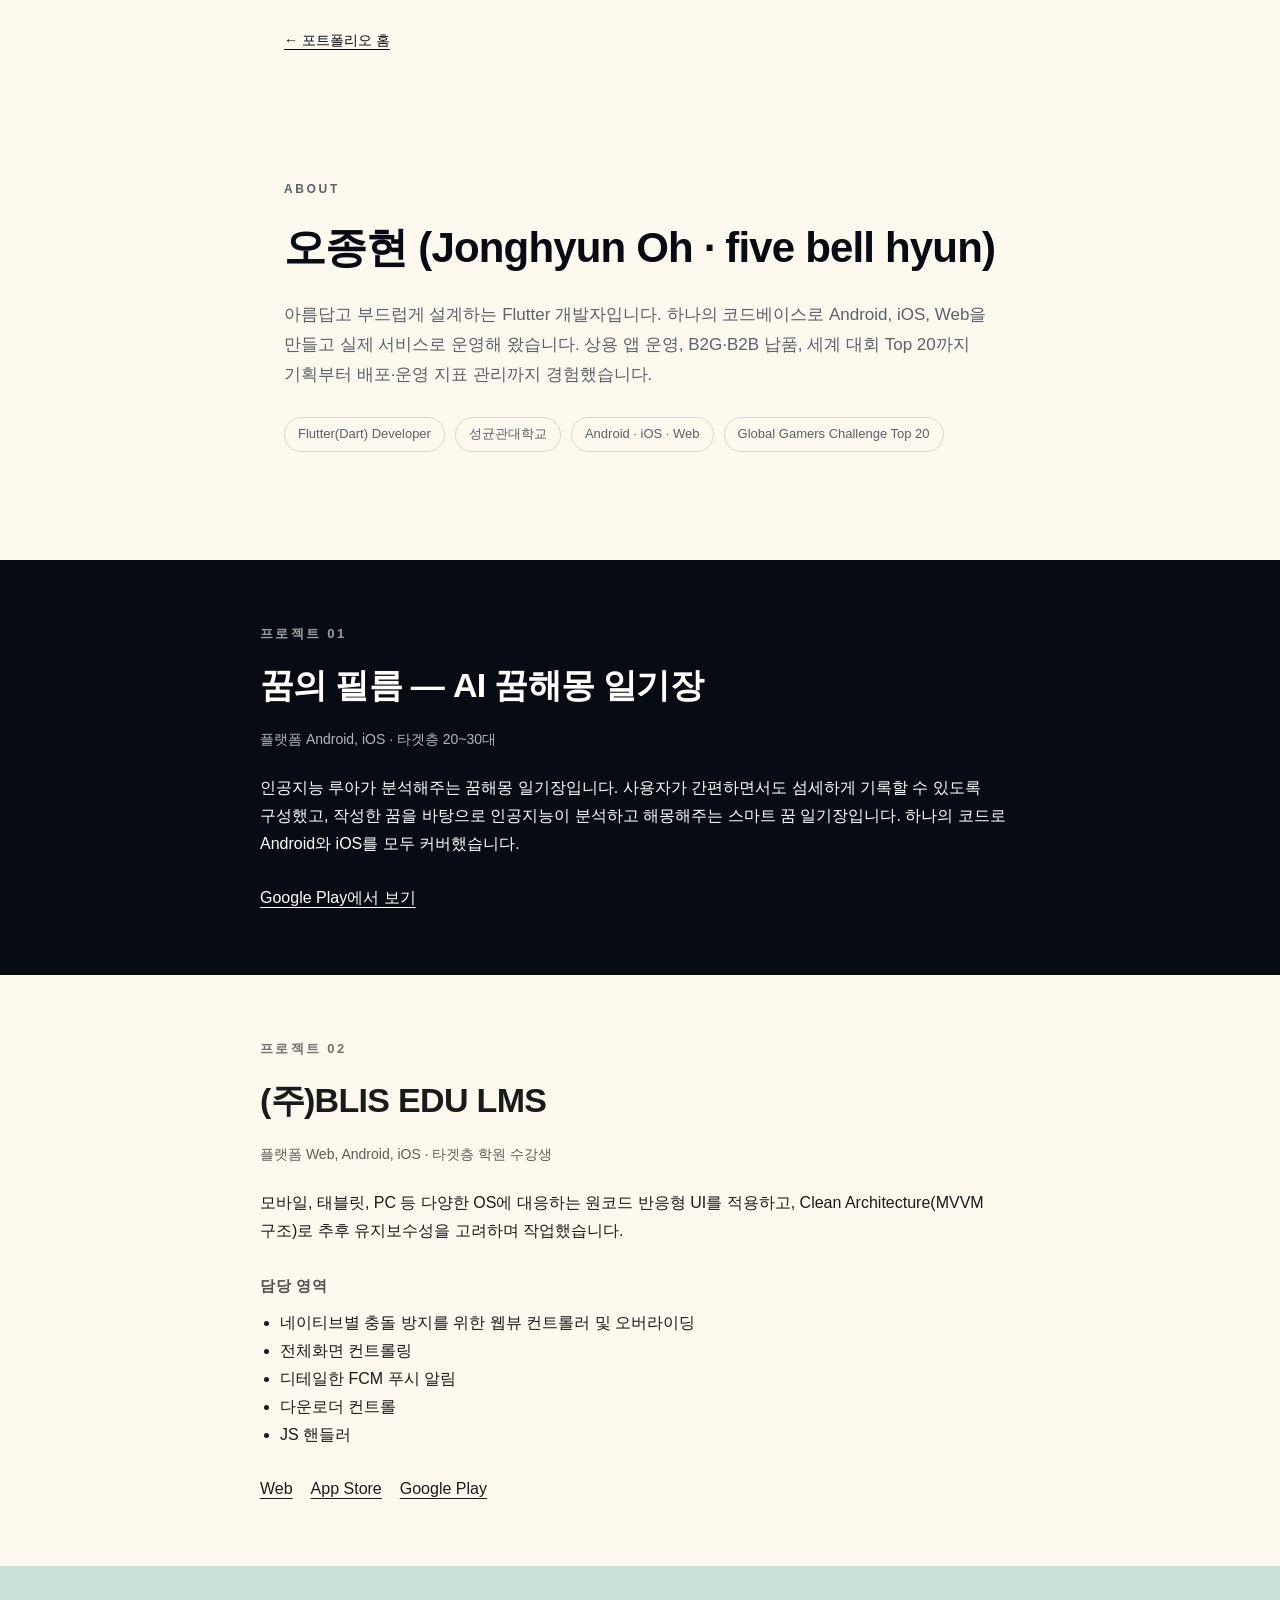
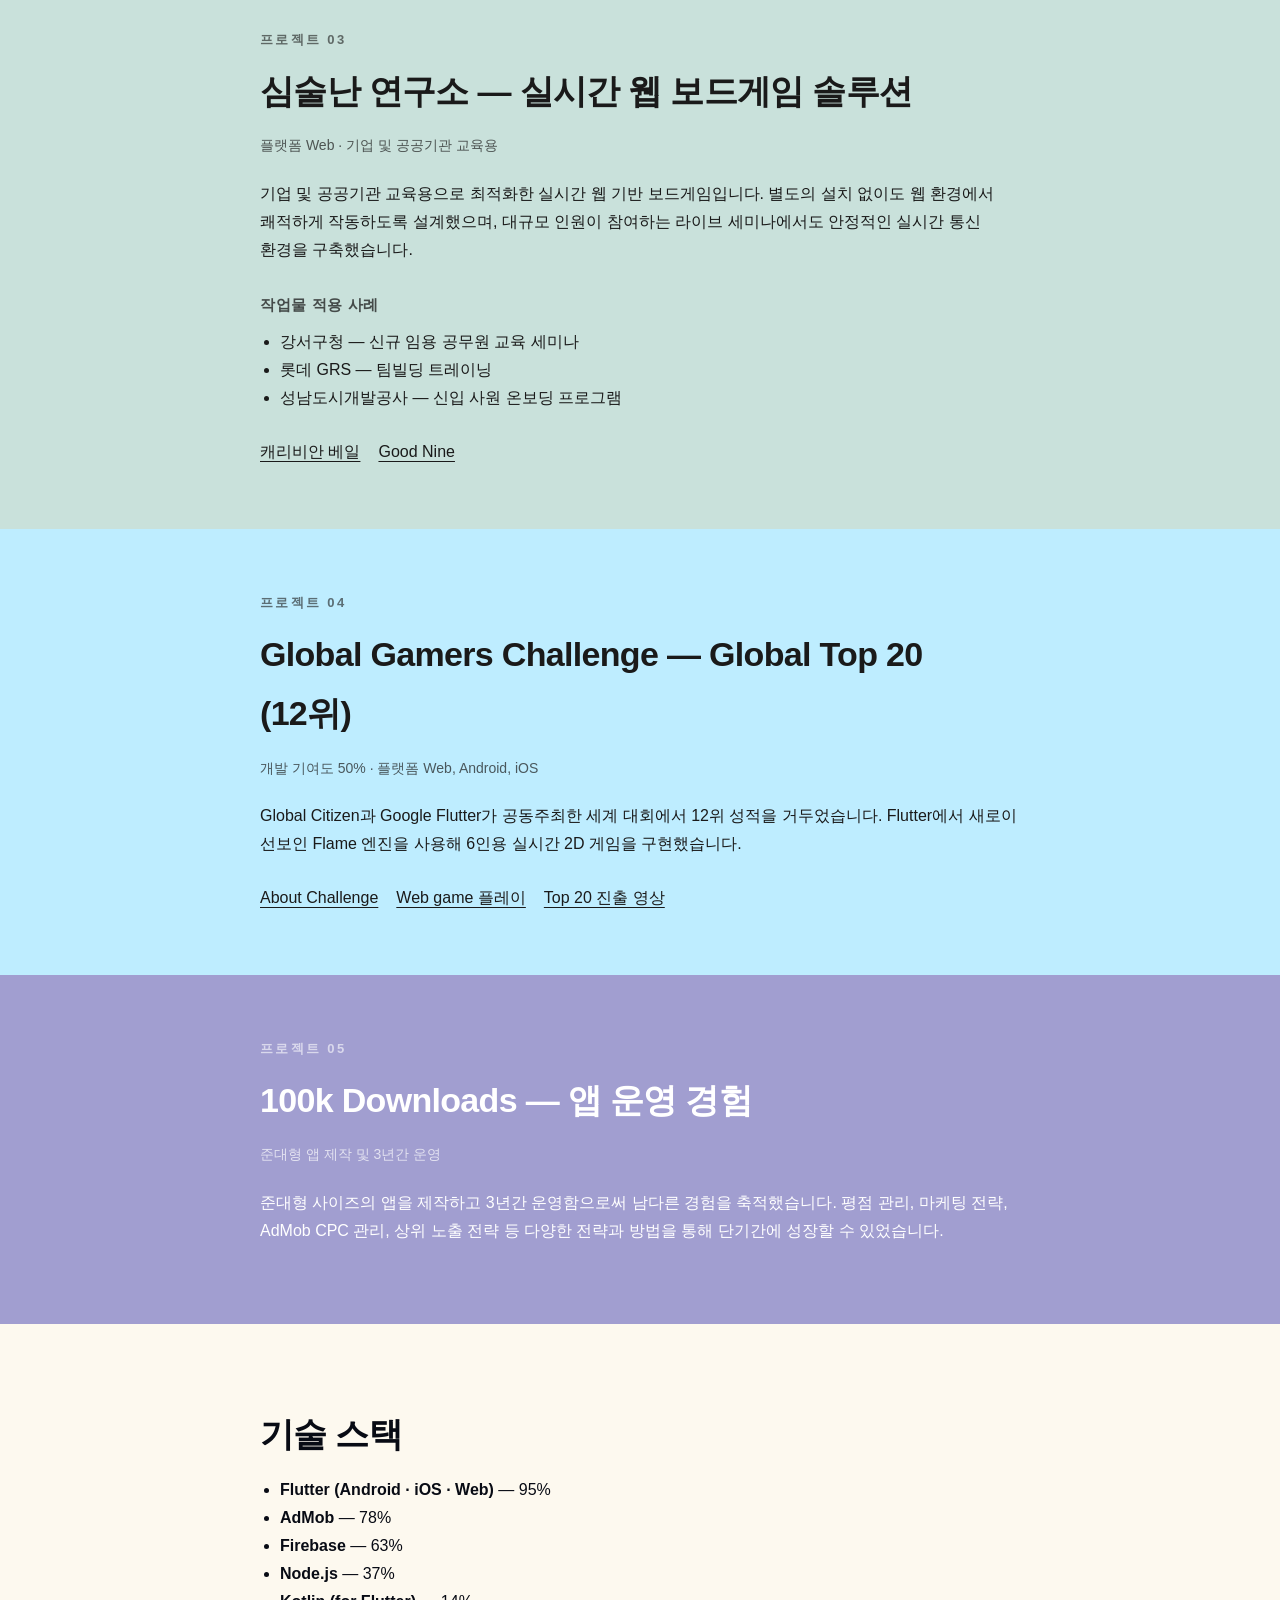
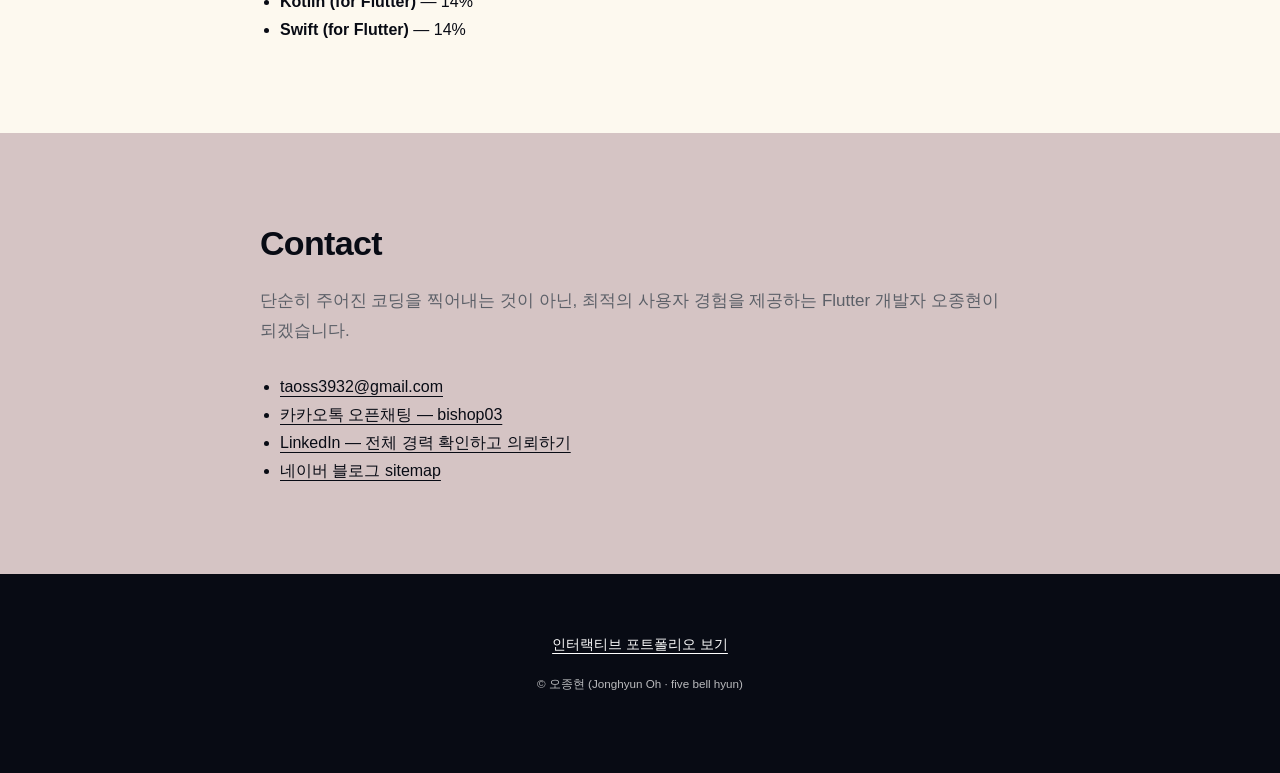
<file: web/about.html>
<!DOCTYPE html>
<html lang="ko">
<head>
  <meta charset="utf-8">
  <title>오종현 경력 및 프로젝트 전체 | Flutter 개발자 (five bell hyun)</title>
  <meta name="description" content="Flutter 개발자 오종현(five bell hyun)의 경력, 프로젝트, 기술 스택 전체 정리. 꿈의 필름, BLIS EDU LMS, 심술난 연구소, Global Gamers Challenge Top 20, 100k Downloads.">
  <meta name="viewport" content="width=device-width, initial-scale=1.0">
  <link rel="canonical" href="https://fivebellhyun.web.app/about.html">
  <meta name="robots" content="index, follow, max-image-preview:large">

  <meta property="og:type" content="profile">
  <meta property="og:locale" content="ko_KR">
  <meta property="og:url" content="https://fivebellhyun.web.app/about.html">
  <meta property="og:title" content="오종현 경력 및 프로젝트 전체 | Flutter 개발자">
  <meta property="og:description" content="Flutter 개발자 오종현의 경력, 프로젝트, 기술 스택 전체 정리.">
  <meta property="og:image" content="https://fivebellhyun.web.app/icons/lcon.jpeg">

  <link rel="icon" href="favicon.ico" type="image/x-icon">
  <link rel="stylesheet" href="style.css">
  <style>
    /* 이 페이지는 Flutter 없이 정적 HTML만 사용합니다. */
    #seo .work { padding: 7vh 24px; }
    .backlink { display: block; max-width: 760px; margin: 0 auto; padding: 28px 24px 0; font-size: 14px; }
  </style>

  <script type="application/ld+json">
  {
    "@context": "https://schema.org",
    "@type": "ProfilePage",
    "url": "https://fivebellhyun.web.app/about.html",
    "inLanguage": "ko-KR",
    "mainEntity": {
      "@type": "Person",
      "name": "오종현",
      "alternateName": ["Jonghyun Oh", "five bell hyun"],
      "jobTitle": "Flutter Developer",
      "email": "mailto:taoss3932@gmail.com",
      "knowsAbout": ["Flutter", "Dart", "Firebase", "Android", "iOS", "Flutter Web", "AdMob", "Node.js"],
      "alumniOf": { "@type": "CollegeOrUniversity", "name": "성균관대학교" },
      "sameAs": [
        "https://www.linkedin.com/in/fivebellhyun",
        "https://m.blog.naver.com/fivebellhyun"
      ]
    }
  }
  </script>
</head>

<body>
  <div id="seo">
    <p class="backlink"><a href="/">← 포트폴리오 홈</a></p>

    <header class="hero">
      <p class="eyebrow">About</p>
      <h1>오종현 (Jonghyun Oh · five bell hyun)</h1>
      <p class="lede">
        아름답고 부드럽게 설계하는 Flutter 개발자입니다. 하나의 코드베이스로 Android, iOS, Web을 만들고
        실제 서비스로 운영해 왔습니다. 상용 앱 운영, B2G·B2B 납품, 세계 대회 Top 20까지
        기획부터 배포·운영 지표 관리까지 경험했습니다.
      </p>
      <ul class="meta">
        <li>Flutter(Dart) Developer</li>
        <li>성균관대학교</li>
        <li>Android · iOS · Web</li>
        <li>Global Gamers Challenge Top 20</li>
      </ul>
    </header>

    <main>
      <section class="work" style="--tone:#080B14;--on-tone:#ffffff">
        <p class="num">프로젝트 01</p>
        <h2>꿈의 필름 — AI 꿈해몽 일기장</h2>
        <p class="spec">플랫폼 Android, iOS · 타겟층 20~30대</p>
        <p>
          인공지능 루아가 분석해주는 꿈해몽 일기장입니다. 사용자가 간편하면서도 섬세하게
          기록할 수 있도록 구성했고, 작성한 꿈을 바탕으로 인공지능이 분석하고 해몽해주는
          스마트 꿈 일기장입니다. 하나의 코드로 Android와 iOS를 모두 커버했습니다.
        </p>
        <p class="links">
          <a href="https://play.google.com/store/apps/details?id=com.appybuilder.taoss3932.earnmoney" rel="noopener">Google Play에서 보기</a>
        </p>
      </section>

      <section class="work" style="--tone:#FDF9EF;--on-tone:#1a1a1a">
        <p class="num">프로젝트 02</p>
        <h2>(주)BLIS EDU LMS</h2>
        <p class="spec">플랫폼 Web, Android, iOS · 타겟층 학원 수강생</p>
        <p>
          모바일, 태블릿, PC 등 다양한 OS에 대응하는 원코드 반응형 UI를 적용하고,
          Clean Architecture(MVVM 구조)로 추후 유지보수성을 고려하며 작업했습니다.
        </p>
        <h3>담당 영역</h3>
        <ul>
          <li>네이티브별 충돌 방지를 위한 웹뷰 컨트롤러 및 오버라이딩</li>
          <li>전체화면 컨트롤링</li>
          <li>디테일한 FCM 푸시 알림</li>
          <li>다운로더 컨트롤</li>
          <li>JS 핸들러</li>
        </ul>
        <p class="links">
          <a href="https://lms.blisedu.co.kr/" rel="noopener">Web</a>
          <a href="https://apps.apple.com/it/app/blis-%ED%8E%B8%EC%9E%85-lms/id6739446411" rel="noopener">App Store</a>
          <a href="https://play.google.com/store/apps/details?id=com.blisedu.lms" rel="noopener">Google Play</a>
        </p>
      </section>

      <section class="work" style="--tone:#C9E1DB;--on-tone:#1a1a1a">
        <p class="num">프로젝트 03</p>
        <h2>심술난 연구소 — 실시간 웹 보드게임 솔루션</h2>
        <p class="spec">플랫폼 Web · 기업 및 공공기관 교육용</p>
        <p>
          기업 및 공공기관 교육용으로 최적화한 실시간 웹 기반 보드게임입니다.
          별도의 설치 없이도 웹 환경에서 쾌적하게 작동하도록 설계했으며,
          대규모 인원이 참여하는 라이브 세미나에서도 안정적인 실시간 통신 환경을 구축했습니다.
        </p>
        <h3>작업물 적용 사례</h3>
        <ul>
          <li>강서구청 — 신규 임용 공무원 교육 세미나</li>
          <li>롯데 GRS — 팀빌딩 트레이닝</li>
          <li>성남도시개발공사 — 신입 사원 온보딩 프로그램</li>
        </ul>
        <p class="links">
          <a href="https://caribbean-veil.web.app/" rel="noopener">캐리비안 베일</a>
          <a href="https://good-nine.web.app/" rel="noopener">Good Nine</a>
        </p>
      </section>

      <section class="work" style="--tone:#BEEDFF;--on-tone:#1a1a1a">
        <p class="num">프로젝트 04</p>
        <h2>Global Gamers Challenge — Global Top 20 (12위)</h2>
        <p class="spec">개발 기여도 50% · 플랫폼 Web, Android, iOS</p>
        <p>
          Global Citizen과 Google Flutter가 공동주최한 세계 대회에서 12위 성적을 거두었습니다.
          Flutter에서 새로이 선보인 Flame 엔진을 사용해 6인용 실시간 2D 게임을 구현했습니다.
        </p>
        <p class="links">
          <a href="https://globalgamers.devpost.com/" rel="noopener">About Challenge</a>
          <a href="https://sinkingus.web.app/" rel="noopener">Web game 플레이</a>
          <a href="https://youtu.be/AqCMFhb2wrA?si=AEwFLFPNjkJUFFo3&amp;t=110" rel="noopener">Top 20 진출 영상</a>
        </p>
      </section>

      <section class="work" style="--tone:#A19ED0;--on-tone:#ffffff">
        <p class="num">프로젝트 05</p>
        <h2>100k Downloads — 앱 운영 경험</h2>
        <p class="spec">준대형 앱 제작 및 3년간 운영</p>
        <p>
          준대형 사이즈의 앱을 제작하고 3년간 운영함으로써 남다른 경험을 축적했습니다.
          평점 관리, 마케팅 전략, AdMob CPC 관리, 상위 노출 전략 등 다양한 전략과 방법을 통해
          단기간에 성장할 수 있었습니다.
        </p>
      </section>

      <section class="skills">
        <h2>기술 스택</h2>
        <ul>
          <li><strong>Flutter (Android · iOS · Web)</strong> — 95%</li>
          <li><strong>AdMob</strong> — 78%</li>
          <li><strong>Firebase</strong> — 63%</li>
          <li><strong>Node.js</strong> — 37%</li>
          <li><strong>Kotlin (for Flutter)</strong> — 14%</li>
          <li><strong>Swift (for Flutter)</strong> — 14%</li>
        </ul>
      </section>

      <section class="contact">
        <h2>Contact</h2>
        <p class="lede">
          단순히 주어진 코딩을 찍어내는 것이 아닌, 최적의 사용자 경험을 제공하는
          Flutter 개발자 오종현이 되겠습니다.
        </p>
        <ul>
          <li><a href="mailto:taoss3932@gmail.com">taoss3932@gmail.com</a></li>
          <li><a href="https://open.kakao.com/o/sOQutMId" rel="noopener">카카오톡 오픈채팅 — bishop03</a></li>
          <li><a href="https://www.linkedin.com/in/fivebellhyun" rel="noopener">LinkedIn — 전체 경력 확인하고 의뢰하기</a></li>
          <li><a href="https://m.blog.naver.com/fivebellhyun/224365627820" rel="noopener">네이버 블로그 sitemap</a></li>
        </ul>
      </section>
    </main>

    <footer>
      <p><a href="/">인터랙티브 포트폴리오 보기</a></p>
      <p><small>© 오종현 (Jonghyun Oh · five bell hyun)</small></p>
    </footer>
  </div>
</body>
</html>
</file>
<file: web/style.css>
/* ============================================================
   문서 구조
     #loader       100svh 전체 화면 로딩 화면 (문서 흐름)
     #seo          색인용 정적 콘텐츠 — 스크롤하면 나옴, 항상 DOM에 남음
     #flutter-app  position:fixed, z-index 10 — Flutter 마운트 호스트

   로딩 중에는 body가 정상적으로 스크롤되므로 로딩 화면 아래의
   텍스트 사이트에 실제로 도달할 수 있습니다.

   Flutter 첫 프레임이 그려지면 Dart(AppBootstrapper)가 body 에
   .flutter-ready 를 붙입니다. 그때 스크롤이 잠기고 로더가 숨겨집니다.
   #flutter-app 이 z-index 10 으로 위에 있으므로 로더는 이미 가려진 상태입니다.
   ============================================================ */

:root {
  --ink: #080B14;
  --cream: #FDF9EF;
  --line: rgba(8, 11, 20, 0.14);
  --muted: #5c6068;
  --accent-a: #FF4081;
  --accent-b: #536DFE;
  --font: -apple-system, BlinkMacSystemFont, "Apple SD Gothic Neo", "Pretendard",
          "Noto Sans KR", "Malgun Gothic", "맑은 고딕", sans-serif;
}

* { box-sizing: border-box; }

html, body {
  margin: 0;
  padding: 0;
  background: var(--cream);
}

/* Flutter가 화면을 넘겨받은 뒤에만 스크롤을 잠근다.
   그 전에는 정적 콘텐츠를 실제로 읽고 스크롤할 수 있다. */
body.flutter-ready { overflow: hidden; }

/* ---------- 정적 콘텐츠 ---------- */

#seo {
  position: relative;
  z-index: 1;
  font-family: var(--font);
  color: var(--ink);
  line-height: 1.75;
  -webkit-text-size-adjust: 100%;
}

#seo .hero {
  max-width: 760px;
  margin: 0 auto;
  padding: 14vh 24px 12vh;
}

#seo .eyebrow {
  margin: 0 auto 20px;
  font-size: 12px;
  font-weight: 700;
  letter-spacing: 0.22em;
  text-transform: uppercase;
  color: var(--muted);
}

#seo h1 {
  margin: 0 auto 24px;
  font-size: clamp(26px, 4.4vw, 42px);
  font-weight: 800;
  line-height: 1.35;
  letter-spacing: -0.02em;
  word-break: keep-all;
}

#seo .lede {
  margin: 0 auto 28px;
  font-size: 17px;
  color: var(--muted);
  word-break: keep-all;
}

#seo .meta {
  display: flex;
  flex-wrap: wrap;
  gap: 8px 10px;
  margin: 0 auto;
  padding: 0;
  list-style: none;
}

#seo .meta li {
  padding: 5px 13px;
  border: 1px solid var(--line);
  border-radius: 999px;
  font-size: 13px;
  color: var(--muted);
}

#seo .work {
  background: var(--tone);
  color: var(--on-tone);
  padding: 9vh 24px;
}

#seo .work > *,
#seo .skills > *,
#seo .contact > * {
  max-width: 760px;
  margin-left: auto;
  margin-right: auto;
}

#seo .num {
  margin: 0 auto 10px;
  font-size: 13px;
  font-weight: 700;
  letter-spacing: 0.18em;
  opacity: 0.6;
}

#seo h2 {
  margin: 0 auto 12px;
  font-size: clamp(24px, 3.6vw, 34px);
  font-weight: 800;
  letter-spacing: -0.02em;
  word-break: keep-all;
}

#seo h3 {
  margin: 28px auto 10px;
  font-size: 15px;
  font-weight: 700;
  letter-spacing: 0.04em;
  opacity: 0.75;
}

#seo .spec {
  margin: 0 auto 22px;
  font-size: 14px;
  opacity: 0.7;
}

#seo p { word-break: keep-all; }

#seo ul:not(.meta):not(.links) {
  margin: 0 auto 8px;
  padding-left: 20px;
}

#seo .links {
  display: flex;
  flex-wrap: wrap;
  gap: 10px 18px;
  margin: 26px auto 0;
}

#seo a {
  color: inherit;
  text-underline-offset: 4px;
  text-decoration-thickness: 1px;
}

#seo a:hover { text-decoration-thickness: 2px; }

#seo .skills,
#seo .contact {
  padding: 9vh 24px;
  background: var(--cream);
}

#seo .contact { background: #D5C4C4; }

#seo .skills ul,
#seo .contact ul {
  padding-left: 20px;
}

#seo footer {
  padding: 44px 24px 64px;
  background: var(--ink);
  color: rgba(255, 255, 255, 0.72);
  text-align: center;
  font-family: var(--font);
  font-size: 14px;
}

#seo footer a { color: #fff; }

/* ---------- Flutter 호스트 ---------- */

#flutter-app {
  position: fixed;
  inset: 0;
  z-index: 10;
  /* 비어 있는 동안에는 아래 정적 콘텐츠를 클릭/스크롤할 수 있게 통과시키고,
     Flutter가 자식을 삽입하면 그 자식이 이벤트를 받는다. */
  pointer-events: none;
}

#flutter-app > * { pointer-events: auto; }

/* ---------- 전체 화면 로딩 화면 ---------- */

#loader {
  position: relative;
  z-index: 5;
  min-height: 100vh;
  min-height: 100svh;
  display: flex;
  flex-direction: column;
  align-items: center;
  justify-content: center;
  gap: 24px;
  padding: 32px 24px calc(40px + env(safe-area-inset-bottom));
  background: var(--cream);
  font-family: var(--font);
  text-align: center;
}

.loader-inner {
  display: flex;
  flex-direction: column;
  align-items: center;
  gap: 34px;
  margin: auto;
}

.loader-cube {
  width: 30px;
  height: 30px;
  border-radius: 4px;
  background: var(--accent-b);
  animation: jump 0.6s linear infinite;
}

.loader-text {
  margin: 0;
  font-size: 15px;
  font-weight: 600;
  letter-spacing: -0.01em;
  color: var(--muted);
}

.loader-scroll {
  display: flex;
  flex-direction: column;
  align-items: center;
  gap: 6px;
  margin: 0;
  font-size: 12px;
  letter-spacing: 0.02em;
  color: var(--muted);
  opacity: 0.62;
  animation: nudge 2.2s ease-in-out infinite;
}

body.flutter-ready #loader { visibility: hidden; }
/* 가려진 뒤에도 애니메이션이 계속 도는 것 막기. */
body.flutter-ready #loader * { animation: none; }

@keyframes jump {
  25%  { transform: translateY(-9px) rotate(22.5deg); }
  50%  { transform: translateY(0) scale(1, 0.92) rotate(45deg); border-bottom-right-radius: 22px; }
  75%  { transform: translateY(-9px) rotate(67.5deg); }
  100% { transform: translateY(0) rotate(90deg); }
}

@keyframes nudge {
  0%, 100% { transform: translateY(0); }
  50%      { transform: translateY(5px); }
}

@media (prefers-reduced-motion: reduce) {
  .loader-cube,
  .loader-scroll { animation: none; }
  * { scroll-behavior: auto !important; }
}

:focus-visible { outline: 2px solid var(--accent-b); outline-offset: 2px; }
</file>
